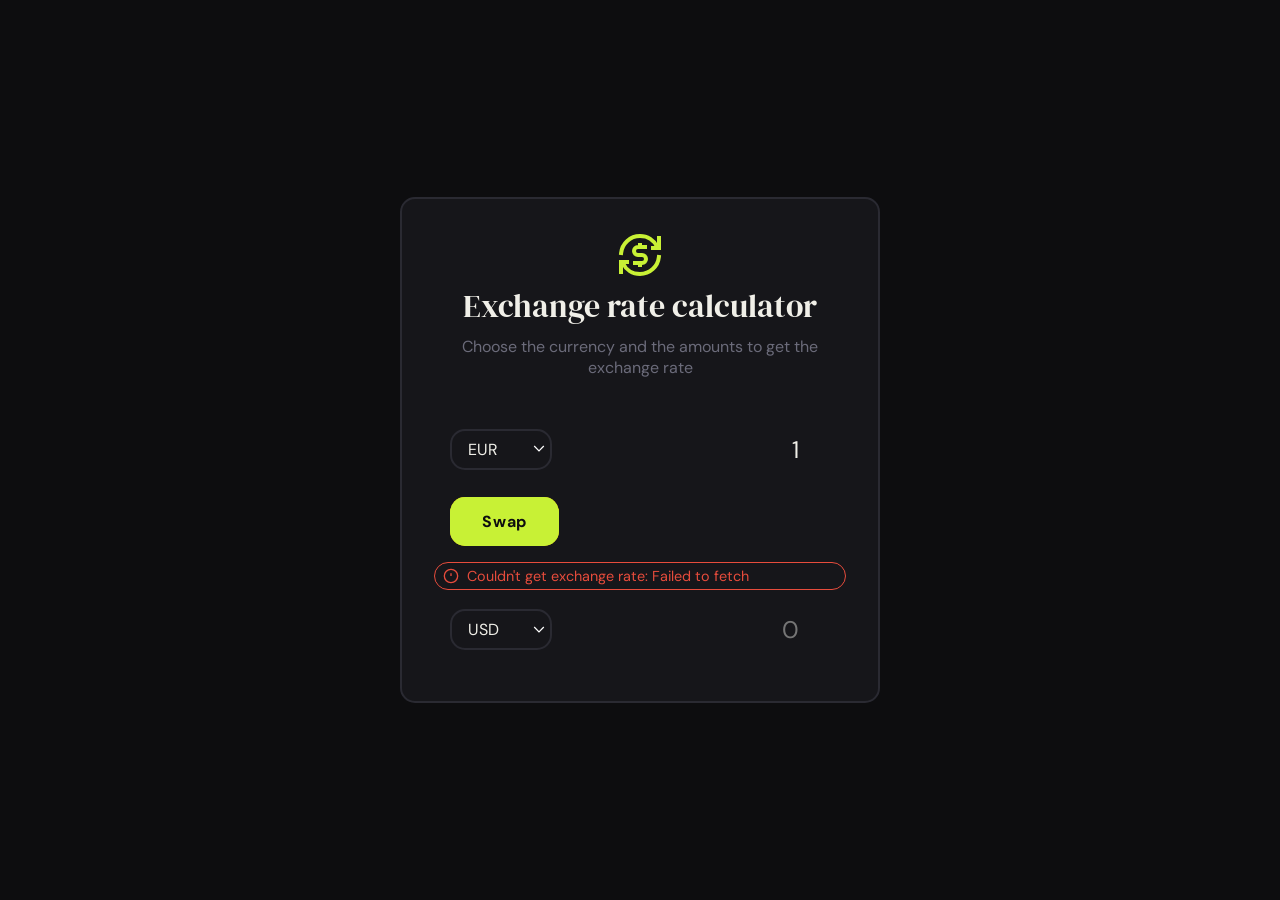
<file: 2-rate-exchange-calculator/index.html>
<!DOCTYPE html>
<html lang="en">
<head>
  <meta charset="UTF-8">
  <meta name="viewport" content="width=device-width, initial-scale=1.0">
  <title>Exchange rate calculator</title>
  <link rel="icon" type="image/svg+xml" href="img/exchange.svg">
  <link rel="stylesheet" href="style.css">
</head>
<body>
  
  <div class="container">
    <div class="currency-card">
      <div class="currency-header">
        <img src="img/exchange.svg" alt="Exchange rate calculator" class="header-image">
        <h1>Exchange rate calculator</h1>
        <p>Choose the currency and the amounts to get the exchange rate</p>
      </div>

      <div class="currency">
        <select id="currency-one">
          <option value="AED">AED</option>
          <option value="ARS">ARS</option>
          <option value="AUD">AUD</option>
          <option value="BGN">BGN</option>
          <option value="BRL">BRL</option>
          <option value="BSD">BSD</option>
          <option value="CAD">CAD</option>
          <option value="CHF">CHF</option>
          <option value="CLP">CLP</option>
          <option value="CNY">CNY</option>
          <option value="COP">COP</option>
          <option value="CZK">CZK</option>
          <option value="DKK">DKK</option>
          <option value="DOP">DOP</option>
          <option value="EGP">EGP</option>
          <option value="EUR" selected>EUR</option>
          <option value="FJD">FJD</option>
          <option value="GBP">GBP</option>
          <option value="GTQ">GTQ</option>
          <option value="HKD">HKD</option>
          <option value="HRK">HRK</option>
          <option value="HUF">HUF</option>
          <option value="IDR">IDR</option>
          <option value="ILS">ILS</option>
          <option value="INR">INR</option>
          <option value="ISK">ISK</option>
          <option value="JPY">JPY</option>
          <option value="KRW">KRW</option>
          <option value="KZT">KZT</option>
          <option value="MXN">MXN</option>
          <option value="MYR">MYR</option>
          <option value="NOK">NOK</option>
          <option value="NZD">NZD</option>
          <option value="PAB">PAB</option>
          <option value="PEN">PEN</option>
          <option value="PHP">PHP</option>
          <option value="PKR">PKR</option>
          <option value="PLN">PLN</option>
          <option value="PYG">PYG</option>
          <option value="RON">RON</option>
          <option value="RUB">RUB</option>
          <option value="SAR">SAR</option>
          <option value="SEK">SEK</option>
          <option value="SGD">SGD</option>
          <option value="THB">THB</option>
          <option value="TRY">TRY</option>
          <option value="TWD">TWD</option>
          <option value="UAH">UAH</option>
          <option value="USD">USD</option>
          <option value="UYU">UYU</option>
          <option value="VND">VND</option>
          <option value="ZAR">ZAR</option>
        </select>
        <input type="number" id="amount-one" placeholder="0" value="1">
      </div>

      <div class="swap-rate-container">
        <button class="btn" id="swap">
          <span>Swap</span>
        </button>
        <div class="rate" id="rate"></div>
        <div class="loading-indicator" id="loading">
          <img src="img/loading.svg" alt="Loading"></img>
          <span>Loading...</span>
        </div>
      </div>

      <div class="error-message" id="error-message">
        <svg width="16" height="16" viewBox="0 0 24 24" fill="none"
             stroke ="currentColor" stroke-width="2">
          <circle cx="12" cy="12" r="10"></circle>
          <line x1="12" y1="8" x2="12" y2="12"></line> 
          <line x1="12" y1="16" x2="12.01" y2="16"></line>
        </svg>
        <span id="error-text">Error al obtener el tipo de cambio</span>
      </div>

      <div class="currency">
        <select id="currency-two">
          <option value="AED">AED</option>
          <option value="ARS">ARS</option>
          <option value="AUD">AUD</option>
          <option value="BGN">BGN</option>
          <option value="BRL">BRL</option>
          <option value="BSD">BSD</option>
          <option value="CAD">CAD</option>
          <option value="CHF">CHF</option>
          <option value="CLP">CLP</option>
          <option value="CNY">CNY</option>
          <option value="COP">COP</option>
          <option value="CZK">CZK</option>
          <option value="DKK">DKK</option>
          <option value="DOP">DOP</option>
          <option value="EGP">EGP</option>
          <option value="EUR">EUR</option>
          <option value="FJD">FJD</option>
          <option value="GBP">GBP</option>
          <option value="GTQ">GTQ</option>
          <option value="HKD">HKD</option>
          <option value="HRK">HRK</option>
          <option value="HUF">HUF</option>
          <option value="IDR">IDR</option>
          <option value="ILS">ILS</option>
          <option value="INR">INR</option>
          <option value="ISK">ISK</option>
          <option value="JPY">JPY</option>
          <option value="KRW">KRW</option>
          <option value="KZT">KZT</option>
          <option value="MXN">MXN</option>
          <option value="MYR">MYR</option>
          <option value="NOK">NOK</option>
          <option value="NZD">NZD</option>
          <option value="PAB">PAB</option>
          <option value="PEN">PEN</option>
          <option value="PHP">PHP</option>
          <option value="PKR">PKR</option>
          <option value="PLN">PLN</option>
          <option value="PYG">PYG</option>
          <option value="RON">RON</option>
          <option value="RUB">RUB</option>
          <option value="SAR">SAR</option>
          <option value="SEK">SEK</option>
          <option value="SGD">SGD</option>
          <option value="THB">THB</option>
          <option value="TRY">TRY</option>
          <option value="TWD">TWD</option>
          <option value="UAH">UAH</option>
          <option value="USD" selected>USD</option>
          <option value="UYU">UYU</option>
          <option value="VND">VND</option>
          <option value="ZAR">ZAR</option>
        </select>
        <input type="number" id="amount-two" placeholder="0">
      </div>
    </div>
  </div>

  <script src="script.js"></script>
</body>
</html>
</file>
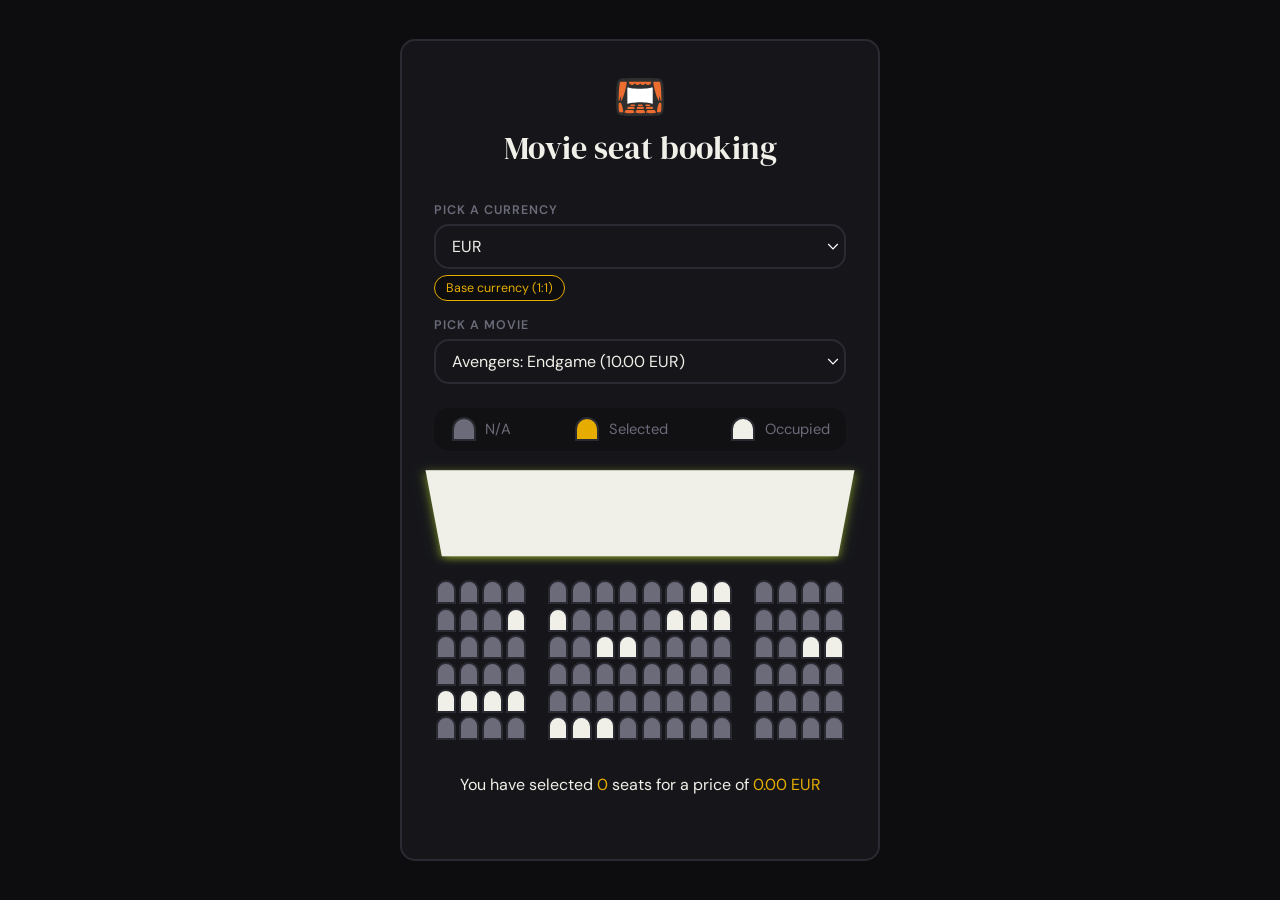
<file: 3-movie-seat-booking/index.html>
<!DOCTYPE html>
<html lang="en">
<head>
  <meta charset="UTF-8">
  <meta name="viewport" content="width=device-width, initial-scale=1.0">
  <title>Movie seat booking</title>
  <link rel="icon" type="image/svg+xml" href="img/movie.svg">
  <link rel="stylesheet" href="style.css">
</head>
<body>

  <div class="container">
    <div class="movie-card">

      <div class="movie-header">
          <img src="img/movie.svg" alt="Movie seat booking" class="header-image">
          <h1>Movie seat booking</h1>
        </div>

      <div class="currency-container">
        <label>Pick a currency</label>
        <select id="currency">
          <option value="AED">AED</option>
          <option value="ARS">ARS</option>
          <option value="AUD">AUD</option>
          <option value="BGN">BGN</option>
          <option value="BRL">BRL</option>
          <option value="BSD">BSD</option>
          <option value="CAD">CAD</option>
          <option value="CHF">CHF</option>
          <option value="CLP">CLP</option>
          <option value="CNY">CNY</option>
          <option value="COP">COP</option>
          <option value="CZK">CZK</option>
          <option value="DKK">DKK</option>
          <option value="DOP">DOP</option>
          <option value="EGP">EGP</option>
          <option value="EUR" selected>EUR</option>
          <option value="FJD">FJD</option>
          <option value="GBP">GBP</option>
          <option value="GTQ">GTQ</option>
          <option value="HKD">HKD</option>
          <option value="HRK">HRK</option>
          <option value="HUF">HUF</option>
          <option value="IDR">IDR</option>
          <option value="ILS">ILS</option>
          <option value="INR">INR</option>
          <option value="ISK">ISK</option>
          <option value="JPY">JPY</option>
          <option value="KRW">KRW</option>
          <option value="KZT">KZT</option>
          <option value="MXN">MXN</option>
          <option value="MYR">MYR</option>
          <option value="NOK">NOK</option>
          <option value="NZD">NZD</option>
          <option value="PAB">PAB</option>
          <option value="PEN">PEN</option>
          <option value="PHP">PHP</option>
          <option value="PKR">PKR</option>
          <option value="PLN">PLN</option>
          <option value="PYG">PYG</option>
          <option value="RON">RON</option>
          <option value="RUB">RUB</option>
          <option value="SAR">SAR</option>
          <option value="SEK">SEK</option>
          <option value="SGD">SGD</option>
          <option value="THB">THB</option>
          <option value="TRY">TRY</option>
          <option value="TWD">TWD</option>
          <option value="UAH">UAH</option>
          <option value="USD">USD</option>
          <option value="UYU">UYU</option>
          <option value="VND">VND</option>
          <option value="ZAR">ZAR</option>
        </select>
        <span class="rate-display" id="rate-display">Base currency</span>
      </div>

      <div class="movie-container">
        <label>Pick a movie</label>
        <select id="movie">
          <option value="10">Avengers: Endgame ($10)</option>
          <option value="12">Joker ($12)</option>
          <option value="8">Toy Story 4 ($8)</option>
          <option value="9">The Lion King (9)</option>
        </select>
      </div>

      <ul class="legend">
        <li>
          <div class="seat"></div>
          <small>N/A</small>
        </li>
        <li>
          <div class="seat selected"></div>
          <small>Selected</small>
        </li>
        <li>
          <div class="seat occupied"></div>
          <small>Occupied</small>
        </li>
      </ul>

      <div class="theater">
        <div class="screen"></div>

        <div class="row">
          <div class="seat"></div>
          <div class="seat"></div>
          <div class="seat"></div>
          <div class="seat"></div>
          <div class="seat"></div>
          <div class="seat"></div>
          <div class="seat"></div>
          <div class="seat"></div>
          <div class="seat"></div>
          <div class="seat"></div>
          <div class="seat occupied"></div>
          <div class="seat occupied"></div>
          <div class="seat"></div>
          <div class="seat"></div>
          <div class="seat"></div>
          <div class="seat"></div>
        </div>
        <div class="row">
          <div class="seat"></div>
          <div class="seat"></div>
          <div class="seat"></div>
          <div class="seat occupied"></div>
          <div class="seat occupied"></div>
          <div class="seat"></div>
          <div class="seat"></div>
          <div class="seat"></div>
          <div class="seat"></div>
          <div class="seat occupied"></div>
          <div class="seat occupied"></div>
          <div class="seat occupied"></div>
          <div class="seat"></div>
          <div class="seat"></div>
          <div class="seat"></div>
          <div class="seat"></div>
        </div>
        <div class="row">
          <div class="seat"></div>
          <div class="seat"></div>
          <div class="seat"></div>
          <div class="seat"></div>
          <div class="seat"></div>
          <div class="seat"></div>
          <div class="seat occupied"></div>
          <div class="seat occupied"></div>
          <div class="seat"></div>
          <div class="seat"></div>
          <div class="seat"></div>
          <div class="seat"></div>
          <div class="seat"></div>
          <div class="seat"></div>
          <div class="seat occupied"></div>
          <div class="seat occupied"></div>
        </div>
        <div class="row">
          <div class="seat"></div>
          <div class="seat"></div>
          <div class="seat"></div>
          <div class="seat"></div>
          <div class="seat"></div>
          <div class="seat"></div>
          <div class="seat"></div>
          <div class="seat"></div>
          <div class="seat"></div>
          <div class="seat"></div>
          <div class="seat"></div>
          <div class="seat"></div>
          <div class="seat"></div>
          <div class="seat"></div>
          <div class="seat"></div>
          <div class="seat"></div>
        </div>
        <div class="row">
          <div class="seat occupied"></div>
          <div class="seat occupied"></div>
          <div class="seat occupied"></div>
          <div class="seat occupied"></div>
          <div class="seat"></div>
          <div class="seat"></div>
          <div class="seat"></div>
          <div class="seat"></div>
          <div class="seat"></div>
          <div class="seat"></div>
          <div class="seat"></div>
          <div class="seat"></div>
          <div class="seat"></div>
          <div class="seat"></div>
          <div class="seat"></div>
          <div class="seat"></div>
        </div>
        <div class="row">
          <div class="seat"></div>
          <div class="seat"></div>
          <div class="seat"></div>
          <div class="seat"></div>
          <div class="seat occupied"></div>
          <div class="seat occupied"></div>
          <div class="seat occupied"></div>
          <div class="seat"></div>
          <div class="seat"></div>
          <div class="seat"></div>
          <div class="seat"></div>
          <div class="seat"></div>
          <div class="seat"></div>
          <div class="seat"></div>
          <div class="seat"></div>
          <div class="seat"></div>
        </div>
      </div>

      <p class="text">You have selected <span id="count">0</span> seats for a price of <span id="total">0</span><span id="currency-symbol"> EUR</span></p>

    </div>
  </div>

  <script src="script.js"></script>
</body>
</html>
</file>
<file: 2-rate-exchange-calculator/style.css>
@import url('https://fonts.googleapis.com/css2?family=DM+Serif+Display&family=DM+Sans:wght@300;400;500;600&display=swap');

:root {
  --color-bg: #0d0d0f;
  --color-bg-card: #16161a;
  --color-border: #2a2a32;
  --color-text: #f0efe8;
  --color-text-secondary: #6b6b7a;
  --color-focus: #c8f135;
  --color-btn-bg-hover: #e6ac00;
  --color-error: #e74c3c;
}

*,
*::before,
*::after {
  box-sizing: border-box;
  margin: 0;
  padding: 0;
}

body {
  background-color: var(--color-bg);
  color: var(--color-text);
  font-family: "DM Sans", sans-serif;
  display: flex;
  flex-direction: column;
  align-items: center;
  justify-content: center;
  min-height: 100vh;
  margin: 0;
  padding: 1rem;
}

.container {
  width: 100%;
  max-width: 480px;
}

.currency-card {
  background-color: var(--color-bg-card);
  border: 2px solid var(--color-border);
  border-radius: 15px;
  padding: 2rem 2rem;
}

.currency-header {
  text-align: center;
  margin-bottom: 2rem;
}

.currency-header h1 {
  font-family: "DM Serif Display", serif;
  font-size: 2rem;
  font-weight: 400;
  margin-bottom: 0.5rem;
}

.currency-header p {
  font-size: 1rem;
  color: var(--color-text-secondary);
}

.currency-header img {
  width: 48px;
  height: auto;
}

.currency {
  display: flex;
  justify-content: space-between;
  align-items: center;
  padding: 1rem;
}

.currency select {
  width: 7rem;
  padding: 0.5rem 1rem;
  background-color: var(--color-bg-card);
  border: 2px solid var(--color-border);
  border-radius: 15px;
  color: var(--color-text);
  font-family: "DM Sans", sans-serif;
  font-size: 1rem;
  outline: none;
  cursor: pointer;
  background-image: url("data:image/svg+xml;charset=utf8,%3Csvg xmlns='http://www.w3.org/2000/svg' viewBox='0 0 20 20'%3E%3Cpath fill='none' stroke='%23fff' stroke-width='2' d='M2 5l8 8 8-8'/%3E%3C/svg%3E");
  background-position: right 0.3rem center;
  background-repeat: no-repeat;
  background-size: 0.75em 0.75em;
  appearance: none;
  -webkit-appearance: none;
  -moz-appearance: none;
}

.currency input {
  width: auto;
  min-width: 0;
  border: 0;
  background: transparent;
  font-size: 1.5rem;
  text-align: right;
  color: var(--color-text);
  padding: 0.5rem 1rem;
  font-family: "DM Sans", sans-serif;
  outline: none;
}

.swap-rate-container {
  display: flex;
  align-items: center;
  justify-content: space-between;
  gap: 1rem;
  padding: 0.5rem 1rem;
}

.rate {
  color: var(--color-text-secondary);
  font-size: 1rem;
  padding: 0 0.5rem;
}

button {
  outline: none;
  cursor: pointer;
  border: none;
  padding: 0.9rem clamp(1.5rem, 5vw, 2rem);
  margin: 0;
  font-family: 'DM Sans', sans-serif;
  font-size: 1rem;
  font-weight: 700;
  position: relative;
  display: inline-block;
  letter-spacing: 0.05rem;
  border-radius: 15px;
  overflow: hidden;
  background: var(--color-btn-bg-hover);
  color: var(--color-bg);
}

button span {
  position: relative;
  z-index: 10;
  transition: color 0.4s;
}

button:hover span {
  color: var(--color-text);
}

button::before,
button::after {
  position: absolute;
  top: 0;
  left: 0;
  width: 100%;
  height: 100%;
  z-index: 0;
}

button::before {
  content: "";
  background: var(--color-focus);
  width: 120%;
  left: -10%;
  transform: skew(30deg);
  transition: transform 0.25s cubic-bezier(0.3, 1, 0.8, 1);
}

button:hover::before {
  transform: translate3d(100%, 0, 0);
}

button:hover {
  transform: scale(1.03);
  transition: transform 0.25s;
  box-shadow: 0 8px 24px rgba(255,193,7,0.25)
}

button:active {
  transform: scale(0.95);
  transition: transform 0.2s;
  box-shadow: 0 4px 12px rgba(255,193,7,0.25)
}

.loading-indicator {
  display: none;
  align-items: center;
  justify-content: center;
  gap: 0.5rem;
  color: var(--color-text-secondary);
  font-size: 0.9rem;
  padding: 0.25rem 0.5rem;
}

.loading-indicator.visible {
  display: flex;
}

.error-message {
  display: none;
  align-items: center;
  gap: 0.5rem;
  color: var(--color-error);
  border: 1px solid var(--color-error);
  border-radius: 15px;
  font-size: 0.9rem;
  padding: 0.25rem 0.5rem;
  margin-top: 0.5rem;
}

.error-message.visible {
  display: flex;
}

.error-message svg {
  flex-shrink: 0;
}
</file>
<file: 3-movie-seat-booking/style.css>
@import url('https://fonts.googleapis.com/css2?family=DM+Serif+Display&family=DM+Sans:wght@300;400;500;600&display=swap');

:root {
  --color-bg: #0d0d0f;
  --color-bg-card: #16161a;
  --color-border: #2a2a32;
  --color-text: #f0efe8;
  --color-text-secondary: #6b6b7a;
  --color-btn-bg-hover: #e6ac00;
  --color-error: #e74c3c;
}

*,
*::before,
*::after {
  box-sizing: border-box;
  margin: 0;
  padding: 0;
}

body {
  background-color: var(--color-bg);
  color: var(--color-text);
  font-family: "DM Sans", sans-serif;
  display: flex;
  flex-direction: column;
  align-items: center;
  justify-content: center;
  min-height: 100vh;
  margin: 0;
  padding: 1rem;
}


.container {
  width: 100%;
  max-width: 480px;
}

.movie-card {
  background-color: var(--color-bg-card);
  border: 2px solid var(--color-border);
  border-radius: 15px;
  padding: 2rem 2rem;
}

.movie-header {
  text-align: center;
  margin-bottom: 2rem;
}

.movie-header h1 {
  font-family: "DM Serif Display", serif;
  font-size: 2rem;
  font-weight: 400;
  margin-bottom: 0.5rem;
}

.movie-header img {
  width: 48px;
  height: auto;
}

.currency-container,
.movie-container {
  display: flex;
  flex-direction: column;
  gap: 0.4rem;
  margin: 1rem 0;
}

.currency-container label,
.movie-container label {
  font-size: 0.78rem;
  font-weight: 600;
  text-transform: uppercase;
  letter-spacing: 0.08em;
  color: var(--color-text-secondary);
}

.currency-container select,
.movie-container select {
  width: 100%;
  padding: 0.6rem 2rem 0.6rem 1rem;
  background-color: var(--color-bg-card);
  border: 2px solid var(--color-border);
  border-radius: 15px;
  color: var(--color-text);
  font-family: "DM Sans", sans-serif;
  font-size: 1rem;
  outline: none;
  cursor: pointer;
  background-image: url("data:image/svg+xml;charset=utf8,%3Csvg xmlns='http://www.w3.org/2000/svg' viewBox='0 0 20 20'%3E%3Cpath fill='none' stroke='%23fff' stroke-width='2' d='M2 5l8 8 8-8'/%3E%3C/svg%3E");
  background-position: right 0.3rem center;
  background-repeat: no-repeat;
  background-size: 0.75em 0.75em;
  appearance: none;
  -webkit-appearance: none;
  -moz-appearance: none;
}

.rate-display {
  font-size: 0.78rem;
  color: var(--color-text-secondary);
  padding: 0.25rem 0.7rem;
  border: 1px solid var(--color-border);
  border-radius: 20px;
  background: var(--color-bg);
  align-self: flex-start;
}

.rate-display.loading {
  color: var(--color-text-secondary);
  border-color: var(--color-text-secondary);
  animation: pulse 1s infinite alternate;
}

.rate-display.ready {
  color: var(--color-btn-bg-hover);
  border-color: var(--color-btn-bg-hover);
}
 
.rate-display.error {
  color: var(--color-error);
  border-color: var(--color-error);
}

@keyframes pulse {
  from { opacity: 0.4; }
  to   { opacity: 1; }
}

.seat {
  width: 1.5rem;
  height: 1.5rem;
  margin: 0.1rem;
  border-top-left-radius: 15px;
  border-top-right-radius: 15px;
  background-color: var(--color-text-secondary);
  border: 2px solid var(--color-border);
}

.seat.selected {
  background-color: var(--color-btn-bg-hover);
}

.seat.occupied {
  background-color: var(--color-text);
}

.seat:nth-of-type(4) {
  margin-right: 1.25rem;
}

.seat:nth-last-of-type(4) {
  margin-left: 1.25rem;
}

.seat:not(.occupied):hover {
  cursor: pointer;
  transform: scale(1.2);
}

.legend .seat:not(.occupied):hover {
  cursor: default;
  transform: scale(1);
}

.legend {
  display: flex;
  justify-content: space-between;
  list-style-type: none;
  font-size: 1.1rem;
  padding: 0.5rem 0;
  border-radius: 15px;
  margin-top: 1.5rem;
  color: var(--color-text-secondary);
  background-color: rgba(0, 0, 0, 0.25);
}

.legend li {
  display: flex;
  align-items: center;
  justify-content: center;
  margin: 0 1rem;
}

.legend li small {
  margin-left: 0.5rem;
}

.row {
  display: flex;
  justify-content: center;
}

.theater {
  perspective: 1000px;
}

.screen {
  background-color: var(--color-text);
  height: 7rem;
  width: 100%;
  margin: 0.5rem 0;
  transform: rotateX(-45deg);
  box-shadow: 0 3px 10px rgba(200, 241, 53, 0.6);
}

p.text {
  margin: 2rem 0;
  text-align: center;
}

p.text span {
  color: var(--color-btn-bg-hover);
}

@media (max-width: 480px) {
  .seat {
    width: 1rem;
    height: 1rem;
    border-top-left-radius: 10px;
    border-top-right-radius: 10px;
  }

  .seat:nth-of-type(2) {
    margin-right: 0.25rem;
  }

  .seat:nth-last-of-type(2) {
    margin-left: 0.25rem;
  }
  
  .legend {
    font-size: 0.75rem;
    padding: 0.3rem 0;
  }

  .legend li {
    margin: 0 0.5rem;
  }

  .legend li small {
    margin-left: 0.25rem;
  }
}
</file>
